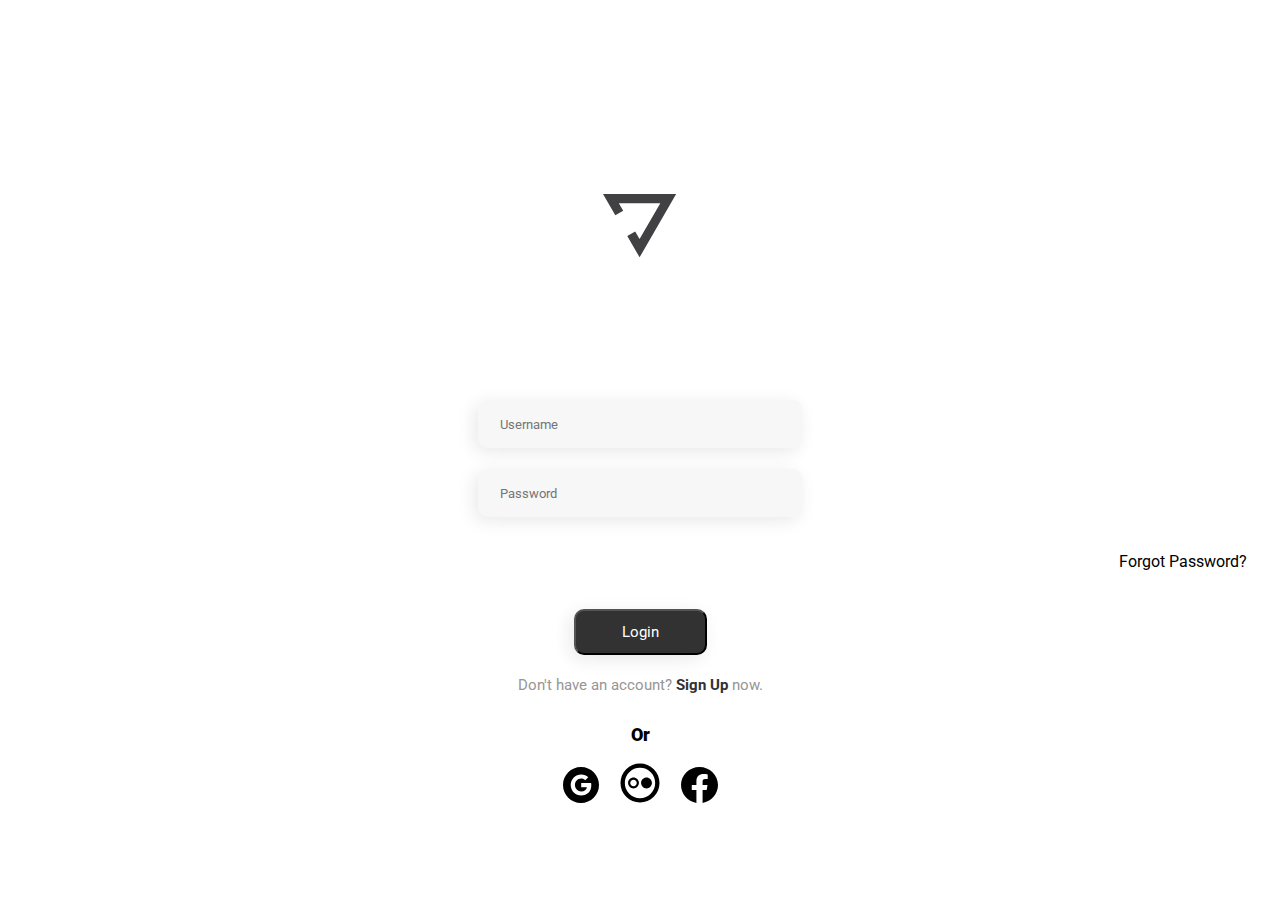
<file: body/index.html>
<!DOCTYPE html>
<html lang="pt-br">

<head>
    <meta charset="UTF-8">
    <meta http-equiv="X-UA-Compatible" content="IE=edge">
    <meta name="viewport" content="width=device-width, initial-scale=1.0">
    <link rel="stylesheet" href="style.css">
    <link rel="preconnect" href="https://fonts.googleapis.com">
    <link rel="preconnect" href="https://fonts.gstatic.com" crossorigin>
    <link
        href="https://fonts.googleapis.com/css2?family=Roboto:ital,wght@0,100;0,300;0,400;0,500;0,700;0,900;1,100;1,300;1,400;1,500;1,700;1,900&display=swap"
        rel="stylesheet">
    <title>Project Yoga</title>
</head>

<body>
    <div>

        <img class="logo" src="../assets/simbol-yoga.svg" alt="simbol-yoga">

        <input class="personal-email" placeholder="Username" type="email" name="personal-email">
        <input placeholder="Password" type="password" name="personal-password">

        <a class="forgot-password" href="">Forgot Password?</a>

        <button>Login</button>

        <a class="signup" href="">Don't have an account? <strong>Sign Up</strong> now. </a>

        <p class="paragraph">Or</p>

        <div class="container">
            <a href="https://www.google.com.br">
                <img src="../assets/google.svg" alt="google">
            </a>

            <a class="img-link" href="https://www.vectorcrypto.com.br/pt">
                <img class="vector" src="../assets/Vector.svg" alt="dots">
            </a>

            <a href="https://www.facebook.com">
                <img src="../assets/facebook.svg" alt="facebook">
            </a>
        </div>
    </div>
</body>

</html>
</file>
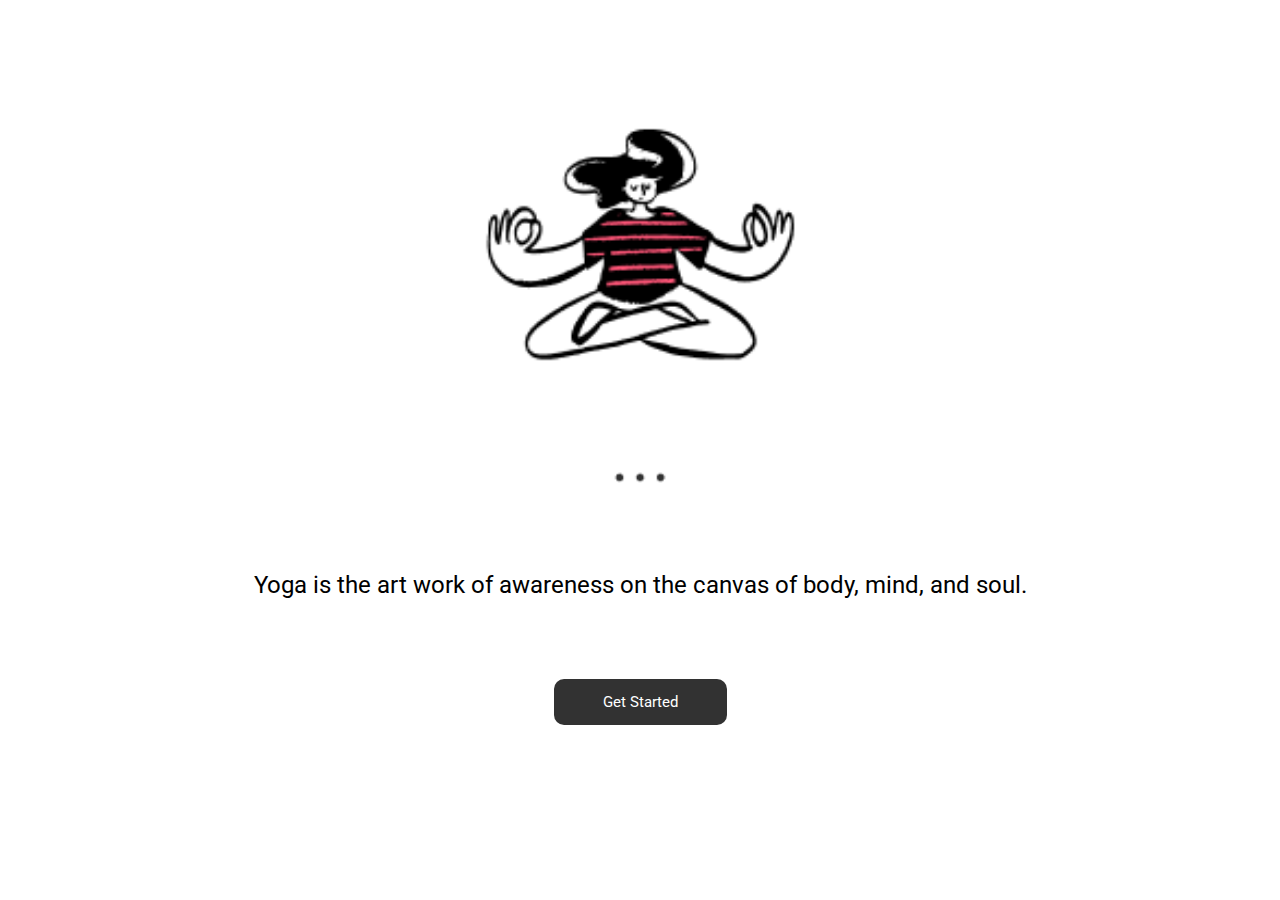
<file: get-started/get-started.html>
<!DOCTYPE html>
<html lang="pt-br">

<head>
    <meta charset="UTF-8">
    <meta http-equiv="X-UA-Compatible" content="IE=edge">
    <meta name="viewport" content="width=device-width, initial-scale=1.0">
    <link rel="stylesheet" href="get-started.css">
    <link rel="preconnect" href="https://fonts.googleapis.com">
    <link rel="preconnect" href="https://fonts.gstatic.com" crossorigin>
    <link
        href="https://fonts.googleapis.com/css2?family=Roboto:ital,wght@0,100;0,300;0,400;0,500;0,700;0,900;1,100;1,300;1,400;1,500;1,700;1,900&display=swap"
        rel="stylesheet">
    <title>Get Started</title>
</head>

<body>

    <div>

        <img class="girl-body" src="../assets/girl-body.png" alt="girl-body">
        <img class="three-dots" src="../assets/three-dots.png" alt="three-dots">

        <p class="yoga-art">Yoga is the art work of awareness on the canvas of body, mind, and soul.</p>

        <button>Get Started</button>
    
    </div>

</body>

</html>
</file>
<file: body/style.css>
* {
    font-family: 'Roboto', sans-serif;
    background-color: #FFFFFF;
}

a {
    text-decoration: none;
}

.logo {
    display: block;
    margin: 150px auto 122px auto;
}

input {
    display: block;
    width: 321px;
    height: 46px;
    background: #F7F7F7;
    box-shadow: -4px 4px 18px rgba(0, 0, 0, 0.09);
    border-radius: 10px;
    margin: 0 auto;
    border: none;
}

input::placeholder {
    padding-left: 20px;
}

.personal-email {
    margin-bottom: 21px;
}

.forgot-password {
    display: block;
    text-align: right;
    margin-top: 35px;
    margin-right: 25px;
    margin-bottom: 38px;
    text-decoration: none;
    color: #000000;
}

button {
    display: block;
    margin: auto;
    width: 133px;
    height: 46px;
    background: #323232;
    box-shadow: -4px 4px 18px rgba(0, 0, 0, 0.09);
    border-radius: 10px;
    color: #FFFFFF;
    font-style: normal;
    font-weight: 400;
    font-size: 15px;
    line-height: 18px;
}

.signup {
    display: block;
    text-align: center;
    margin-top: 21px;
    margin-bottom: 30px;
    font-style: normal;
    font-weight: 400;
    font-size: 15px;
    line-height: 18px;
    color: #969696
}

strong {
    color: #323232;
}

.paragraph {
    font-style: normal;
    font-weight: 900;
    font-size: 18px;
    line-height: 21px;
    text-align: center;
    color: #000000;
}

.container {
    text-align: center;
}

.img-link {
    margin-right: 17px;
    margin-left: 17px;
}
</file>
<file: get-started/get-started.css>
* {
    font-family: 'Roboto', sans-serif;
    background-color: #FFFFFF;
}

.girl-body {
    display: block;
    width: 311.05px;
    height: 239px;
    margin: 125px auto 100px auto;
}

.three-dots {
    display: block;
    width: 64px;
    margin: 100px auto 80px auto;
}

.yoga-art {
    display: block;
    font-style: normal;
    font-weight: 400;
    font-size: 24px;
    line-height: 28px;
    text-align: center;
    margin-right: 30px;
    margin-left: 30px;
    margin-bottom: 80px;
    color: #000000
}

button {
    display: block;
    width: 173px;
    height: 46px;
    border: none;
    border-radius: 10px;
    background-color: #323232;
    color: #FFFFFF;
    font-style: normal;
    font-weight: 400;
    font-size: 15px;
    line-height: 18px;
    margin: auto;
}
</file>
